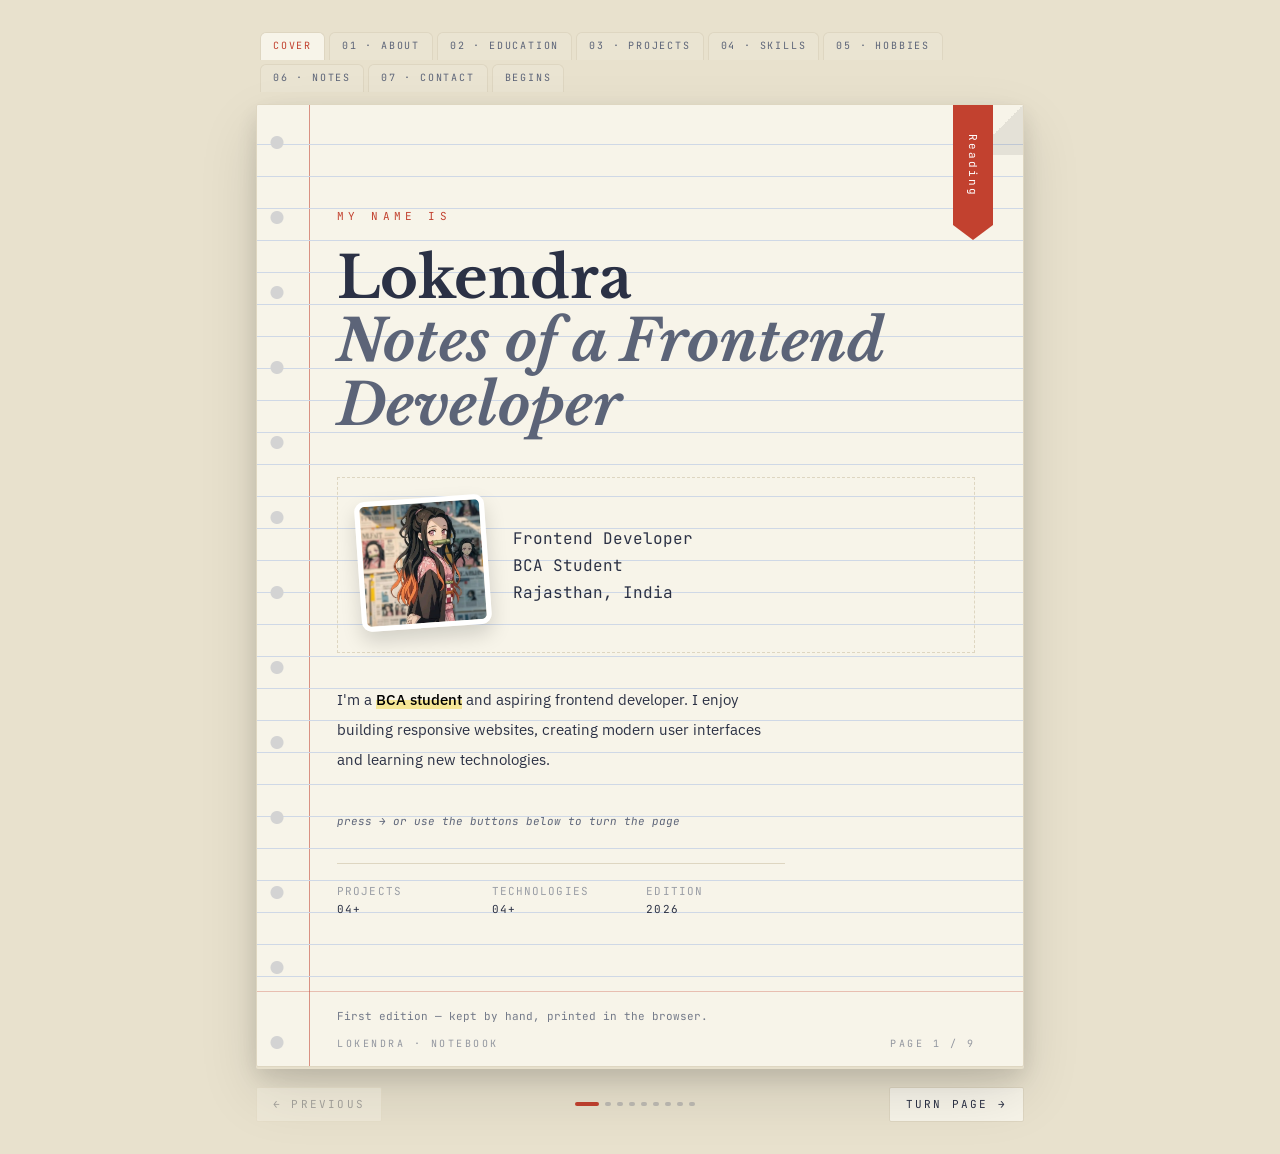
<file: index.html>
<!DOCTYPE html>
<html lang="en">
<head>
<meta charset="UTF-8" />
<meta name="viewport" content="width=device-width, initial-scale=1.0" />
<title>Lokendra — Frontend Developer's Notebook</title>
<meta name="description" content="Portfolio of Lokendra, BCA student and aspiring frontend developer — kept as chapters in a notebook." />
<link rel="preconnect" href="https://fonts.googleapis.com" />
<link rel="preconnect" href="https://fonts.gstatic.com" crossorigin />
<link href="https://fonts.googleapis.com/css2?family=Libre+Baskerville:ital,wght@0,400;0,700;1,400&family=IBM+Plex+Sans:wght@300;400;500&family=JetBrains+Mono:wght@400;500&display=swap" rel="stylesheet" />
<link rel="stylesheet" href="index.css" />
</head>
<body>
    <div class="reading-progress">
    <div class="reading-progress-bar" id="progressBar"></div>
</div>
<main class="wrap">
  <nav class="tabs" id="tabs" aria-label="Chapters"></nav>

  <div class="stage">
    <article class="page" id="page">
      <div class="bookmark" id="bookmark">
        <span id="bookmarkText">
            Reading
        </span>
      </div>
      <div class="sheet" id="sheet"></div>
      <footer class="foot">
        <p class="footnote" id="footnote"></p>
        <div class="footmeta">
          <span>Lokendra · Notebook</span>
          <span id="pagecount"></span>
          
        </div>
      </footer>
    </article>
  </div>

  <div class="controls" id="controls">
    <button id="prev">← previous</button>
    <div class="dots" id="dots" aria-hidden="true"></div>
    <button id="next">turn page →</button>
  </div>
</main>

<!-- ================= COVER PAGE CONTENT ================= -->
<template id="tpl-pages">

  <section data-tab="Cover" data-footnote="First edition — kept by hand, printed in the browser.">
    <div class="cover">
      <p class="typing"></p>
      <p class="kicker">my name is</p>
      <h1>Lokendra<span>Notes of a Frontend Developer</span></h1>
      <div class="author-card">
    <div class="photo">
        <img src="./NezukoKamado.jpg" alt="Lokendra">
    </div>

    <div class="author-info">
        <p>Frontend Developer</p>
        <p>BCA Student</p>
        <p>Rajasthan, India</p>
    </div>
</div>
      <p class="lede">I'm a <mark>BCA student</mark> and aspiring frontend developer. I enjoy
        building responsive websites, creating modern user interfaces and learning new technologies.</p>
      <p class="hand">press → or use the buttons below to turn the page</p>
      <dl class="stats">
        <div><dt>Projects</dt><dd>04+</dd></div>
        <div><dt>Technologies</dt><dd>04+</dd></div>
        <div><dt>Edition</dt><dd>2026</dd></div>
      </dl>
    </div>
  </section>
  
<!-- ================= FOOT NOTE ================= -->

  <section data-tab="01 · About" data-footnote="¹ Started with plain HTML in a text editor. The editor changed; the habit stayed.">
    <header class="ch"><p class="ch-no">Chapter 01</p><h2>About the Author</h2><p class="ch-sub">an introduction, mostly honest</p></header>
    <div class="prose">
      <p>I'm Lokendra — a BCA student learning to build for the web. Most of my time goes into
        responsive layouts, clean interfaces and small projects that teach me something new.¹</p>
      <p>I like work that sits between structure and craft: readable markup, considered CSS and
        JavaScript that stays understandable a month later.</p>
    </div>
    <pre class="note"><code><span class="c">/* how-i-work */</span>
.my-process {
  <span class="p">start-with</span>: content, not layout;
  <span class="p">build</span>: responsive-first;
  <span class="p">learning</span>: never-paused;
}</code></pre>
  </section>

  
<!-- ================= EDUCATION ================= -->

  <section data-tab="02 · Education" data-footnote="² Four steps so far — the fourth one is still being written.">
    <header class="ch"><p class="ch-no">Chapter 02</p><h2>My Education</h2><p class="ch-sub">the academic journey, step by step</p></header>
    <div class="prose"><p>The path that helped me build technical and development skills — from school curiosity to writing real code.²</p></div>
    <ol class="timeline">
      <li><p class="step">Step 01</p><h3>Secondary School</h3><p>Completed basic schooling and developed interest in technology.</p></li>
      <li><p class="step">Step 02</p><h3>Senior Secondary</h3><p>Focused on Computer Science and analytical learning.</p></li>
      <li><p class="step">Step 03</p><h3>BCA</h3><p>Pursuing Bachelor of Computer Applications from Maa Bharti P.G. College.</p></li>
      <li><p class="step">Step 04</p><h3>Frontend Development</h3><p>Learning HTML, CSS, JavaScript and building modern websites.</p></li>
    </ol>
  </section>

  
<!-- ================= PROJECTS ================= -->

  <section data-tab="03 · Projects" data-footnote="³ Every project here began as a problem I wanted to solve for myself.">
    <header class="ch"><p class="ch-no">Chapter 03</p><h2>My Projects</h2><p class="ch-sub">selected pages from the project log</p></header>
    <ul class="entries">
      <li><p class="meta">01 · management</p><h3>BGMI Management System</h3><p>Tournament, teams and players management system.</p></li>
  
      <li><p class="meta">02 · javascript</p><h3>Quiz Game</h3><p>Interactive quiz application with a scoring system.</p></li>
    
      <li><p class="meta">03 · javascript</p><h3>Number Guess Game</h3><p>Random number guessing game with attempts tracking.</p></li>
      
      <li><p class="meta">04 · python</p><h3>Toy Store Management</h3><p>Inventory and sales management project.</p></li>
      
    </ul>
    <p class="hand">for-plus built so far — these four taught the most³</p>
  </section>


<!-- ================= SKILLS ================= -->

  <section data-tab="04 · SKILLS" data-footnote="⁴ Skills improve when theory meets consistent practice.">
    <header class="ch"><p class="ch-no">Chapter 04</p><h2>My Skills</h2><p class="ch-sub">the tools of the trade</p></header>
    <div class="skills-notes">

    <div class="skill-note">
        <p class="skill-meta">01 · markup</p>
        <h3>HTML</h3>
        <p>Building semantic, accessible and responsive page structures.</p>
    </div>

    <div class="skill-note">
        <p class="skill-meta">02 · styling</p>
        <h3>CSS</h3>
        <p>Creating modern layouts, animations and visual experiences.</p>
    </div>

    <div class="skill-note">
        <p class="skill-meta">03 · scripting</p>
        <h3>JavaScript</h3>
        <p>Adding interactivity, logic and dynamic user experiences.</p>
    </div>

    <div class="skill-note">
        <p class="skill-meta">04 · programming</p>
        <h3>Python</h3>
        <p>Problem solving, automation and application development.</p>
    </div>


  </section>

<!-- ================= HOBBIES ================= -->

  <section data-tab="05 · Hobbies" data-footnote="⁵ The margins of the notebook, where the fun is kept.">
    <header class="ch"><p class="ch-no">Chapter 05</p><h2>My Hobbies</h2><p class="ch-sub">notes from the margins</p></header>
    <div class="grid2 underlined">
      <div><h3>💻 Coding</h3><p>Building websites, exploring new technologies and creating creative user interfaces.</p></div>
      <div><h3>📚 Learning</h3><p>Continuously learning programming, software development and modern tools.</p></div>
      <div><h3>🎮 Gaming</h3><p>Strategy and action games — good practice for problem solving.</p></div>
      <div><h3>🎵 Music</h3><p>Music helps me stay focused, motivated and creative.</p></div>
    </div>
    <p class="hand">hobbies are research with a nicer name⁵</p>
  </section>

  
<!-- ================= NOTES ================= -->

  <section data-tab="06 · Notes" data-footnote="⁶ Every entry here was once a mistake with my name on it.">
    <header class="ch"><p class="ch-no">Chapter 06</p><h2>Important Notes</h2><p class="ch-sub">things learned in the margins</p></header>
    <div class="prose"><p>The notes I would write in the margin of my own work, if I were reading it back as someone else.⁶</p></div>
    <pre class="note"><code><span class="c">/* important */</span>
.important-notes {
  <span class="p">naming</span>: half the architecture;
  <span class="p">responsive</span>: not an afterthought;
  <span class="p">accessibility</span>: not a phase-two item;
  <span class="p">motion-duration</span>: under 400ms, always;
}</code></pre>
    <div class="prose"><p>Short, because deadlines. Honest, because the browser always tells the truth.</p></div>
  </section>

<!-- ================= CONTACT ================= -->

  <section data-tab="07 · Contact" data-footnote="⁷ Replies usually arrive within a day, occasionally with a footnote.">
    <header class="ch"><p class="ch-no">Chapter 07</p><h2>Contact Me</h2><p class="ch-sub">the address page at the back</p></header>
    <div class="prose"><p>Writing is welcome — about work, an internship, a project that needs a second pair of eyes, or something worth learning.⁷</p></div>
    </ul>
    <ul class="contact">

<li>
    <span>📧 Email</span>
    <a href="#">lokendra@example.com</a>
</li>

<li>
    <span>📱 Phone</span>
    <a href="#">+91 9876543210</a>
</li>

<li>
    <span>💻 GitHub</span>
    <a href="#">github.com/lokendra</a>
</li>

<li>
    <span>🔗 LinkedIn</span>
    <a href="#">linkedin.com/in/lokendra</a>
</li>

</ul>
    <pre class="note"><code><span class="c">/* before-you-write */</span>
.good-brief {
  <span class="p">include</span>: the problem, not the solution;
  <span class="p">timeline</span>: honest;
}</code></pre>


  </section>

  
<!-- ================= FOOTER ================= -->

  <section data-tab="BEGINS" data-footnote="© 2026 Lokendra. All rights reserved.">
    <div class="end">
      <p class="kicker rise">fin</p>
      <h2 class="rise" style="animation-delay:120ms">continued</h2>
      <p class="rise" style="animation-delay:240ms"> — "Success is not final, failure is not fatal: it is the courage to continue that counts." — Winston Churchill</p>
      <div class="rule rise" style="animation-delay:360ms"></div>
    </div>
  </section>

</template>

<script src="index.js"></script>
<audio id="flipSound" preload="auto">
    <source src="pageSound.mp3" type="audio/mpeg">
</audio>
</body>
</html>
</file>
<file: index.css>
:root{
  --paper:#f7f4e9;
  --paper-edge:#e8e1cd;
  --ink:#2b3145;
  --ink-soft:#5c6478;
  --rule:#cfd8e6;
  --margin-rule:#c2412f;
  --highlight:#f6e27a;
  --border:#ded6c1;
  --note-bg:#22262f;
  --note-fg:#e9e6d8;
  --font-chapter:"Libre Baskerville",Georgia,serif;
  --font-body:"IBM Plex Sans",system-ui,sans-serif;
  --font-mono:"JetBrains Mono",ui-monospace,monospace;
}

*{box-sizing:border-box}
body{
  margin:0;padding:2rem 1rem;
  background:var(--paper-edge);
  color:var(--ink);
  font-family:var(--font-body);
}
.wrap{max-width:48rem;margin:0 auto}

/* ---------- chapter tabs ---------- */
.tabs{display:flex;flex-wrap:wrap;align-items:flex-end;gap:4px;padding-left:4px;margin-bottom:.75rem}
.tabs button{
  font-family:var(--font-mono);font-size:10px;letter-spacing:.18em;text-transform:uppercase;
  padding:6px 12px 8px;border:1px solid var(--border);border-bottom:0;border-radius:6px 6px 0 0;
  background:rgba(236,230,213,.7);color:var(--ink-soft);cursor:pointer;transition:color .2s,background .2s;
}
.tabs button:hover{color:var(--ink)}
.tabs button[aria-current="true"]{background:var(--paper);color:var(--margin-rule)}

/* ---------- page sheet ---------- */
.stage{perspective:1600px}
.page{
  position:relative;overflow:hidden;background:var(--paper);
  border:1px solid var(--border);border-radius:2px;
  box-shadow:0 1px 0 var(--paper-edge),0 18px 40px -24px rgba(43,49,69,.45),0 2px 6px -2px rgba(43,49,69,.18);
}
/* red margin line */
.page::before{content:"";position:absolute;top:0;bottom:0;left:3.25rem;width:1px;background:var(--margin-rule);opacity:.55}
.sheet{
  padding:2rem 1.5rem 1.5rem 3.5rem;
  background-image:repeating-linear-gradient(to bottom,transparent 0 31px,var(--rule) 31px,var(--rule) 32px);
  background-position:0 8px;
}
@media(min-width:640px){ .sheet{padding-left:5rem;padding-right:3rem} }

.foot{border-top:1px solid rgba(194,65,47,.3);padding:1rem 1.5rem 1rem 3.5rem}
@media(min-width:640px){ .foot{padding-left:5rem;padding-right:3rem} }
.footnote{font-family:var(--font-mono);font-size:11px;line-height:1.5;color:rgba(92,100,120,.85);max-width:62ch;margin:0}
.footmeta{display:flex;justify-content:space-between;margin-top:.75rem;
  font-family:var(--font-mono);font-size:10px;letter-spacing:.25em;text-transform:uppercase;color:rgba(92,100,120,.65)}

/* ---------- typography pieces ---------- */
.kicker{font-family:var(--font-mono);font-size:11px;letter-spacing:.4em;text-transform:uppercase;color:var(--margin-rule);margin:0}
.cover{min-height:26rem;display:flex;flex-direction:column;justify-content:center;padding:2.5rem 0}
.cover h1{font-family:var(--font-chapter);font-size:clamp(2.2rem,6vw,3.6rem);line-height:1.1;margin:1.5rem 0 0}
.cover h1 span{display:block;font-style:italic;color:var(--ink-soft)}
.lede{max-width:48ch;font-size:15px;line-height:2;margin-top:2rem}
mark{background:linear-gradient(to bottom,transparent 55%,rgba(246,226,122,.75) 55%);font-weight:500}
.hand{font-family:var(--font-mono);font-size:11px;color:var(--ink-soft);font-style:italic;margin-top:1.5rem}
.stats{display:grid;grid-template-columns:repeat(3,1fr);gap:1rem;max-width:28rem;
  border-top:1px solid var(--border);padding-top:1.25rem;margin-top:1.5rem;
  font-family:var(--font-mono);font-size:11px;letter-spacing:.1em;text-transform:uppercase}
.stats dt{color:rgba(92,100,120,.6)}
.stats dd{margin:.25rem 0 0;color:var(--ink)}

.ch{margin-bottom:1.25rem}
.ch-no{font-family:var(--font-mono);font-size:10px;letter-spacing:.35em;text-transform:uppercase;color:var(--margin-rule);margin:0}
.ch h2{font-family:var(--font-chapter);font-size:clamp(1.6rem,4vw,2.2rem);margin:.5rem 0 0}
.ch-sub{font-family:var(--font-mono);font-size:12px;color:var(--ink-soft);font-style:italic;margin:.4rem 0 0}

.prose p{max-width:60ch;font-size:15px;line-height:2;margin:0 0 1rem}
.timeline{list-style:none;margin:1.5rem 0 0;padding:0 0 0 1.25rem;border-left:1px solid rgba(194,65,47,.4)}
.timeline li{position:relative;max-width:58ch;margin-bottom:1.25rem}
.timeline li::before{content:"";position:absolute;left:-1.6rem;top:.55rem;width:8px;height:8px;border-radius:50%;background:var(--margin-rule)}
.step{font-family:var(--font-mono);font-size:10px;letter-spacing:.25em;text-transform:uppercase;color:var(--margin-rule);margin:0}
.timeline h3,.entries h3{font-family:var(--font-chapter);font-size:1.05rem;margin:.25rem 0}
.timeline p,.entries p{font-size:15px;line-height:1.75;margin:0}

.entries{list-style:none;margin:1.5rem 0 0;padding:0}
.entries li{border-top:1px solid var(--border);padding:1rem 0;max-width:60ch}
.meta{font-family:var(--font-mono);font-size:10px;letter-spacing:.25em;text-transform:uppercase;color:var(--ink-soft);margin:0}

.grid2{display:grid;gap:1.25rem 2rem;margin-top:1.5rem}
@media(min-width:640px){ .grid2{grid-template-columns:1fr 1fr} }
.grid2 h3{font-family:var(--font-mono);font-size:11px;letter-spacing:.25em;text-transform:uppercase;color:var(--margin-rule);margin:0}
.grid2 p{font-size:15px;line-height:1.75;margin:.4rem 0 0;max-width:38ch}
.underlined h3{font-family:var(--font-chapter);font-size:1.05rem;text-transform:none;letter-spacing:0;color:var(--ink);
  text-decoration:underline;text-decoration-color:var(--margin-rule);text-underline-offset:4px}

.contact{list-style:none;margin:1.5rem 0 0;padding:0;font-family:var(--font-mono);font-size:13px}
.contact li{display:flex;gap:.5rem;margin-bottom:.75rem}
.contact span{width:5rem;color:rgba(92,100,120,.7)}
.contact a{color:var(--ink);text-decoration:underline;text-decoration-color:var(--margin-rule);text-underline-offset:4px}
.contact a:hover{color:var(--margin-rule)}

/* ---------- important notes as a CSS code block ---------- */
.note{
  margin:1.75rem 0 0;padding:1rem 1.25rem;border-radius:4px;
  background:var(--note-bg);color:var(--note-fg);border:1px solid rgba(255,255,255,.12);
  font-family:var(--font-mono);font-size:12.5px;line-height:1.9;overflow-x:auto;
}
.note .c{color:#8b9bb4;font-style:italic}
.note .p{color:#e2a05a}

/* ---------- ending page ---------- */
.end{min-height:26rem;display:flex;flex-direction:column;align-items:center;justify-content:center;text-align:center;padding:4rem 0}
.end h2{font-family:var(--font-chapter);font-style:italic;font-size:clamp(2rem,6vw,3rem);margin:1.5rem 0 0}
.end p{max-width:38ch;font-size:15px;line-height:2}
.rule{height:1px;width:10rem;background:rgba(194,65,47,.5);margin-top:2.5rem}

/* ---------- controls ---------- */
.controls{display:flex;align-items:center;justify-content:space-between;margin-top:1.25rem}
.controls button{
  font-family:var(--font-mono);font-size:11px;letter-spacing:.2em;text-transform:uppercase;
  padding:.6rem 1rem;border:1px solid var(--border);border-radius:2px;background:var(--paper);color:var(--ink);cursor:pointer;
  transition:border-color .2s,color .2s;
}
.controls button:hover:not(:disabled){border-color:var(--margin-rule);color:var(--margin-rule)}
.controls button:disabled{opacity:.35;cursor:default}
.dots{display:flex;gap:6px}
.dots i{height:4px;width:6px;border-radius:99px;background:rgba(92,100,120,.3);transition:all .3s}
.dots i.on{width:24px;background:var(--margin-rule)}

/* ---------- page turn animations ---------- */
@keyframes page-in-forward{from{opacity:0;transform:translateX(4%) rotateY(-9deg) scale(.985)}to{opacity:1;transform:none}}
@keyframes page-in-back{from{opacity:0;transform:translateX(-4%) rotateY(9deg) scale(.985)}to{opacity:1;transform:none}}
@keyframes ink-rise{from{opacity:0;transform:translateY(10px)}to{opacity:1;transform:none}}
.forward{animation:page-in-forward .5s cubic-bezier(.22,.68,0,1) both}
.back{animation:page-in-back .5s cubic-bezier(.22,.68,0,1) both}
.rise{animation:ink-rise .6s ease-out both}

@media(prefers-reduced-motion:reduce){
  .forward,.back,.rise{animation:none}
}

.page::after{
    content:"";
    position:absolute;
    left:10px;
    top:0;
    bottom:0;
    width:20px;
    pointer-events:none;

    background:
    radial-gradient(circle at center,
    #d3d3d3 0 6px,
    transparent 7px);

    background-size:20px 75px;
    background-repeat:repeat-y;


box-shadow:
0 80px #c7c7c7,
0 160px #c7c7c7,
0 240px #c7c7c7,
0 320px #c7c7c7,
0 400px #c7c7c7;
}
.sheet{
position:relative;
}

.sheet::after{
content:"";

position:absolute;
top:0;
right:0;

width:50px;
height:50px;

background:
linear-gradient(
135deg,
transparent 50%,
rgba(0,0,0,.08) 50%
);
}
.reading-progress{
position:fixed;
top:0;
left:0;

width:100%;
height:4px;

z-index:999;
background:transparent;
}

.reading-progress-bar{
height:100%;
width:0;

background:var(--margin-rule);

transition:.4s;
}
.author-card{
display:flex;
align-items:center;
gap:25px;

margin-top:40px;
padding:20px;

border:1px dashed var(--border);
}

.photo img{
width:130px;
height:130px;

object-fit:cover;

border-radius:10px;

border:5px solid white;

box-shadow:0 10px 20px rgba(0,0,0,.15);

transform:rotate(-4deg);
}

.author-info p{
margin:6px 0;
font-family:var(--font-mono);
}
.timeline li{
background:rgba(255,255,255,.4);

padding:18px;

border-radius:12px;

transition:.35s;
}

.timeline li:hover{
transform:translateX(12px);
}
.entries li{
position:relative;

background:#fffef8;

padding:20px;

border-left:4px solid var(--margin-rule);

border-top:none;

margin-bottom:20px;

box-shadow:0 5px 15px rgba(0,0,0,.05);
}
.entries li::before{
content:"📌";

position:absolute;

top:-10px;
right:15px;

font-size:20px;
}
.skills-notes{
    margin-top:1.5rem;
}

.skill-note{
    border-top:1px solid var(--border);

    padding:1.25rem 0;

    transition:.35s ease;
}

.skill-note:hover{
    padding-left:12px;
}

.skill-meta{
    font-family:var(--font-mono);

    font-size:10px;

    letter-spacing:.25em;

    text-transform:uppercase;

    color:var(--margin-rule);

    margin:0;
}

.skill-note h3{
    font-family:var(--font-chapter);

    font-size:1.15rem;

    margin:.4rem 0;
}

.skill-note p{
    margin:0;

    line-height:1.8;

    color:var(--ink-soft);
}

.page{
box-shadow:
0 2px 0 #e6dfcb,
0 10px 25px rgba(0,0,0,.12),
0 25px 60px rgba(0,0,0,.12);
}
.forward{
animation:
page-in-forward .55s cubic-bezier(.22,.68,0,1);
}

.back{
animation:
page-in-back .55s cubic-bezier(.22,.68,0,1);
}
.page{
    cursor: grab;
}

.page:active{
    cursor: grabbing;
}
.page{
    position:relative;
    overflow:hidden;
    background:var(--paper);

    transform-origin:left center;

    border:1px solid var(--border);
    border-radius:2px;
  
}


.bookmark{
    position:absolute;

    top:0;
    right:30px;

    width:40px;
    height:120px;

    background:var(--margin-rule);

    color:white;

    display:flex;
    align-items:center;
    justify-content:center;

    writing-mode:vertical-rl;

    font-size:11px;

    font-family:var(--font-mono);

    letter-spacing:2px;

    z-index:50;
}

.bookmark::after{
    content:"";

    position:absolute;

    bottom:-15px;
    left:0;

    border-left:20px solid transparent;
    border-right:20px solid transparent;
    border-top:15px solid var(--margin-rule);
}

.page{
    transform-style:preserve-3d;
    transform-origin:left center;
    will-change:transform;
}
</file>
